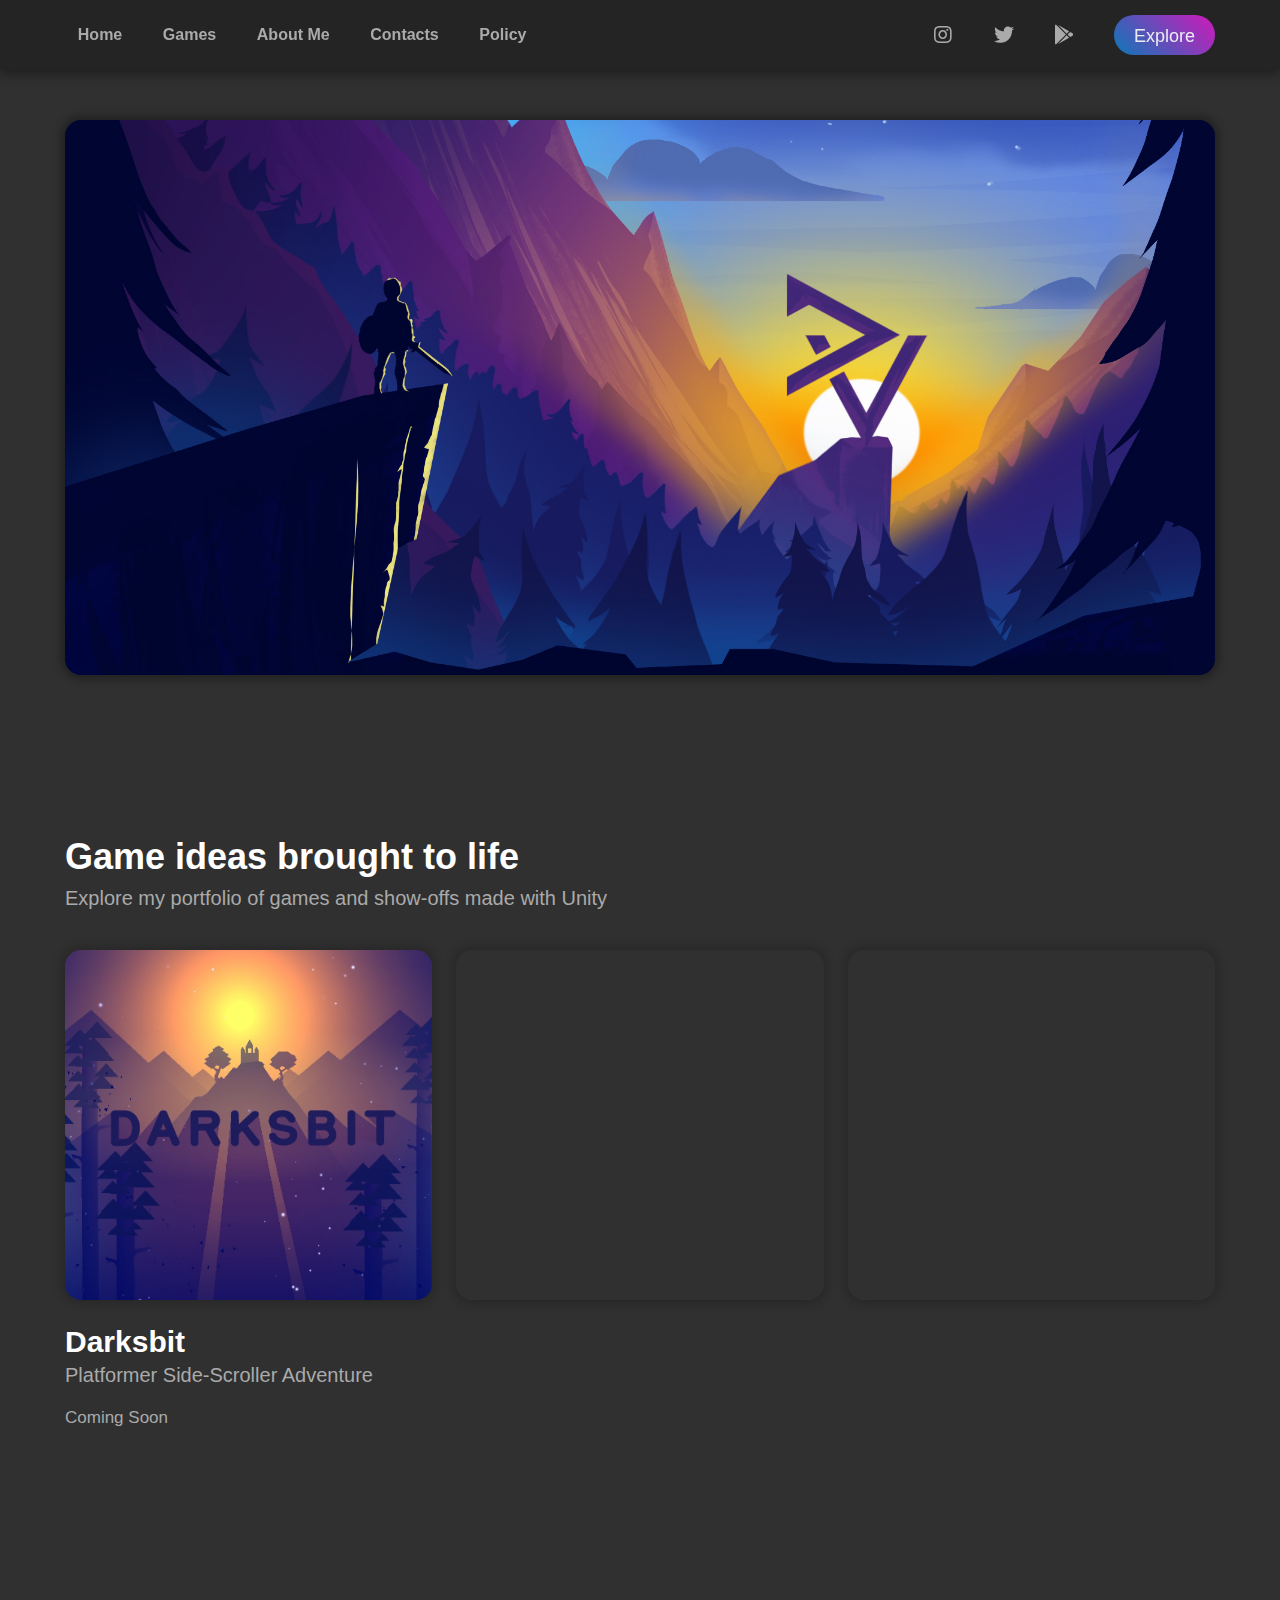
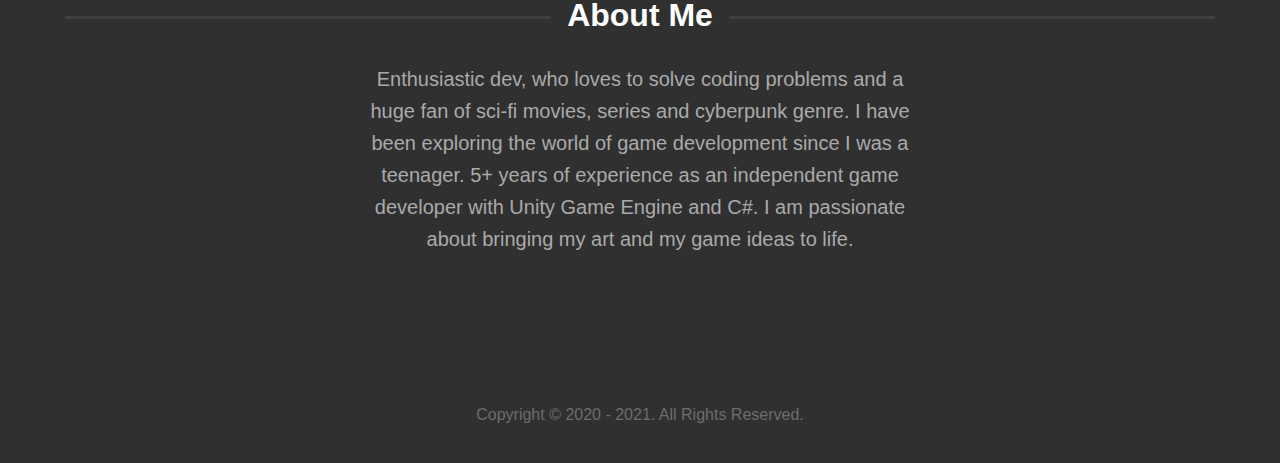
<file: index.html>
<!DOCTYPE html>
<html>
<head>

<meta charset="utf-8">
<meta name="viewport" content="width=device-width, initial-scale=1, shrink-to-fit=no">
<meta name="description" content="Danix2D is an independet video game developer with 5+ years of experience making games with Unity and C#">
<meta name="keywords" content="Unity, indie, mobile, games, development, google play, android, madewithunity">
<meta name="author" content="Danny">
<meta title="Danix2D">
<title>Danix2D</title>

<link rel="canonical" href="https://danix2d.com" />

<link rel="stylesheet" href="css/pageMain.css">
<link rel="stylesheet" href="css/main.css">
<link rel="stylesheet" href="css/bootstrap.min.css">
<link rel="stylesheet" href="https://use.fontawesome.com/releases/v5.15.2/css/all.css">
<link rel="shortcut icon" type="image/x-icon" href="images/logo/siteLogo.png" />
</head>


<header class="fixed-top">
  <div class="wrapCont">

    <nav class="navbar-social">

    </nav>

    
  <nav class="navbar navbar-expand-lg navbar-dark">

    <!-- <img class="logo" src="images/logo/logo.png" alt="DV Logo"> -->

    <button class="navbar-toggler" type="button" data-toggle="collapse" data-target="#navbarCollapse" aria-controls="navbarCollapse" aria-expanded="false" aria-label="Toggle navigation">
      <i class="fa fa-bars"></i>
    </button>

    <div class="collapse navbar-collapse" id="navbarCollapse">
      
      <ul class="navbar-nav">
        <li class="ml-0">
          <a href="#" class="nav-links">Home</a>
        </li>
        <li>
          <a href="#Games" class="nav-links">Games</a>
        </li>
        <li>
          <a href="#About" class="nav-links">About Me</a>
        </li>
        <li>
          <a href="#" class="nav-links">Contacts</a>
        </li>
        <li>
          <a href="#" class="nav-links">Policy</a>
        </li>
      </ul>
      <ul class="main-nav-social" id="">
        <li>
          <a href="#" class="soc-links"><i class="fab fa-instagram"></i></a>
        </li>
        <li>
          <a href="https://twitter.com/danix2d" class="soc-links"><i class="fab fa-twitter"></i></a>
        </li>
        <li>
          <a href="#" class="soc-links"><i class="fab fa-google-play"></i></a>
        </li>
        <li class="games-btn">
          <a href="#Games" class="">Explore</a>
        </li>
      </ul>
    </div>
  </nav>

  </div>

</header>


<body>

  <div class="wrapCont">

      <div class="cover"></div>

  </div>


  <div class="wrapCont">

  <span class="goto" id="Games"></span>

  <div class="Title">
    <h1>Game ideas brought to life</h1>
    <h3 class="">Explore my portfolio of games and show-offs made with Unity</h3>
  </div>

  <div class="wrapper">

    <div class="gameCard">
      <div class="cards">
        <a href="https://danix2d.com/darksbit"><img class="img-cover" src="images/Darksbit/frontCover.jpg" alt="Darksbit Game"></a>
      </div>
      <h1 class="title-cover">Darksbit</h1>
      <div class="description-cover">Platformer Side-Scroller Adventure</div>
      <div class="date-cover">Coming Soon</div>
    </div>

    <div class="cards"></div>
    <div class="cards"></div>
    
  </div>

  <span class="goto" id="About"></span>

  <div class="divider">About Me</div>
  <div class="lead shortDesc">Enthusiastic dev, who loves to solve coding problems and  a huge fan of sci-fi movies, series and cyberpunk genre.
                              I have been exploring the world of game development since I was a teenager. 
                              5+ years of experience as an independent game developer with Unity Game Engine and C#.
                              I am passionate about bringing my art and my game ideas to life.</div>


  <div class="footer">
    <p>Copyright © 2020 - 2021. All Rights Reserved.</p>
  </div>


</div>






<script src="https://code.jquery.com/jquery-3.2.1.slim.min.js"></script>
<script src="js/bootstrap.min.js"></script>


</body>

</html>
</file>
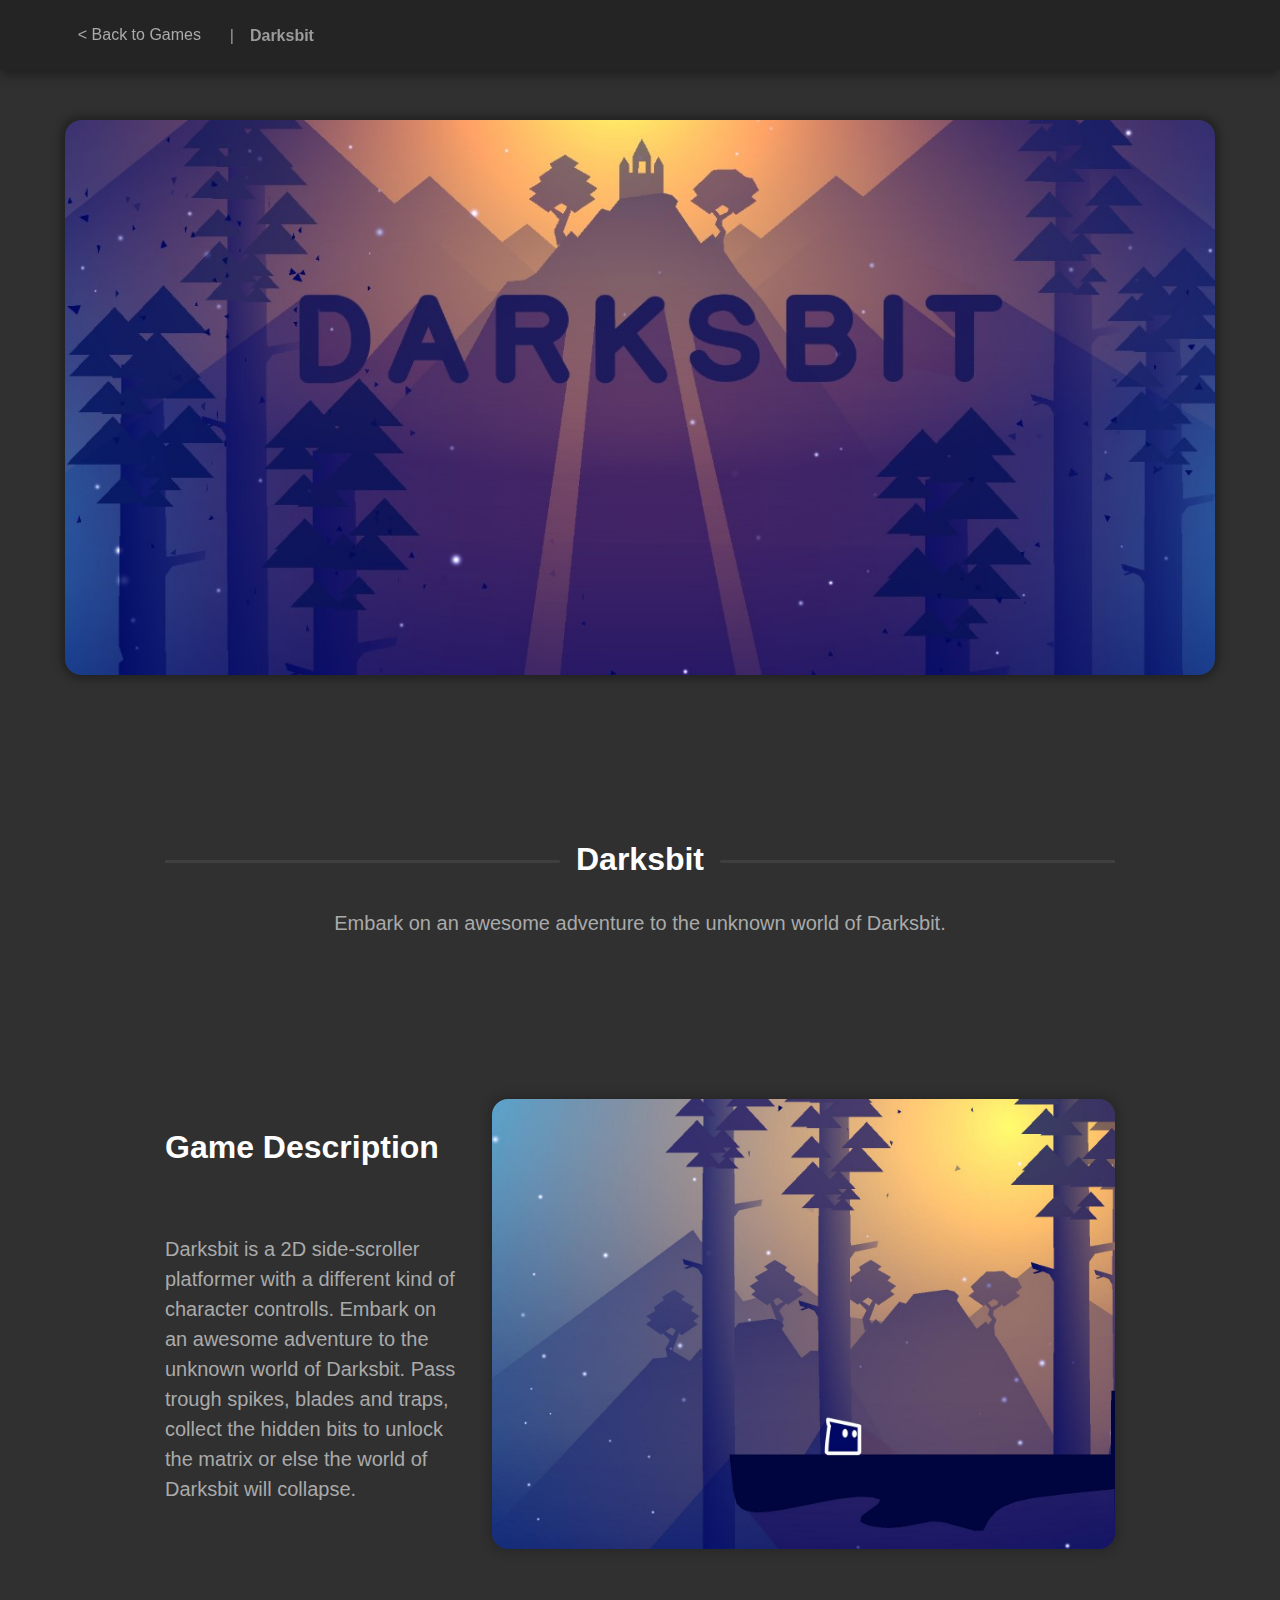
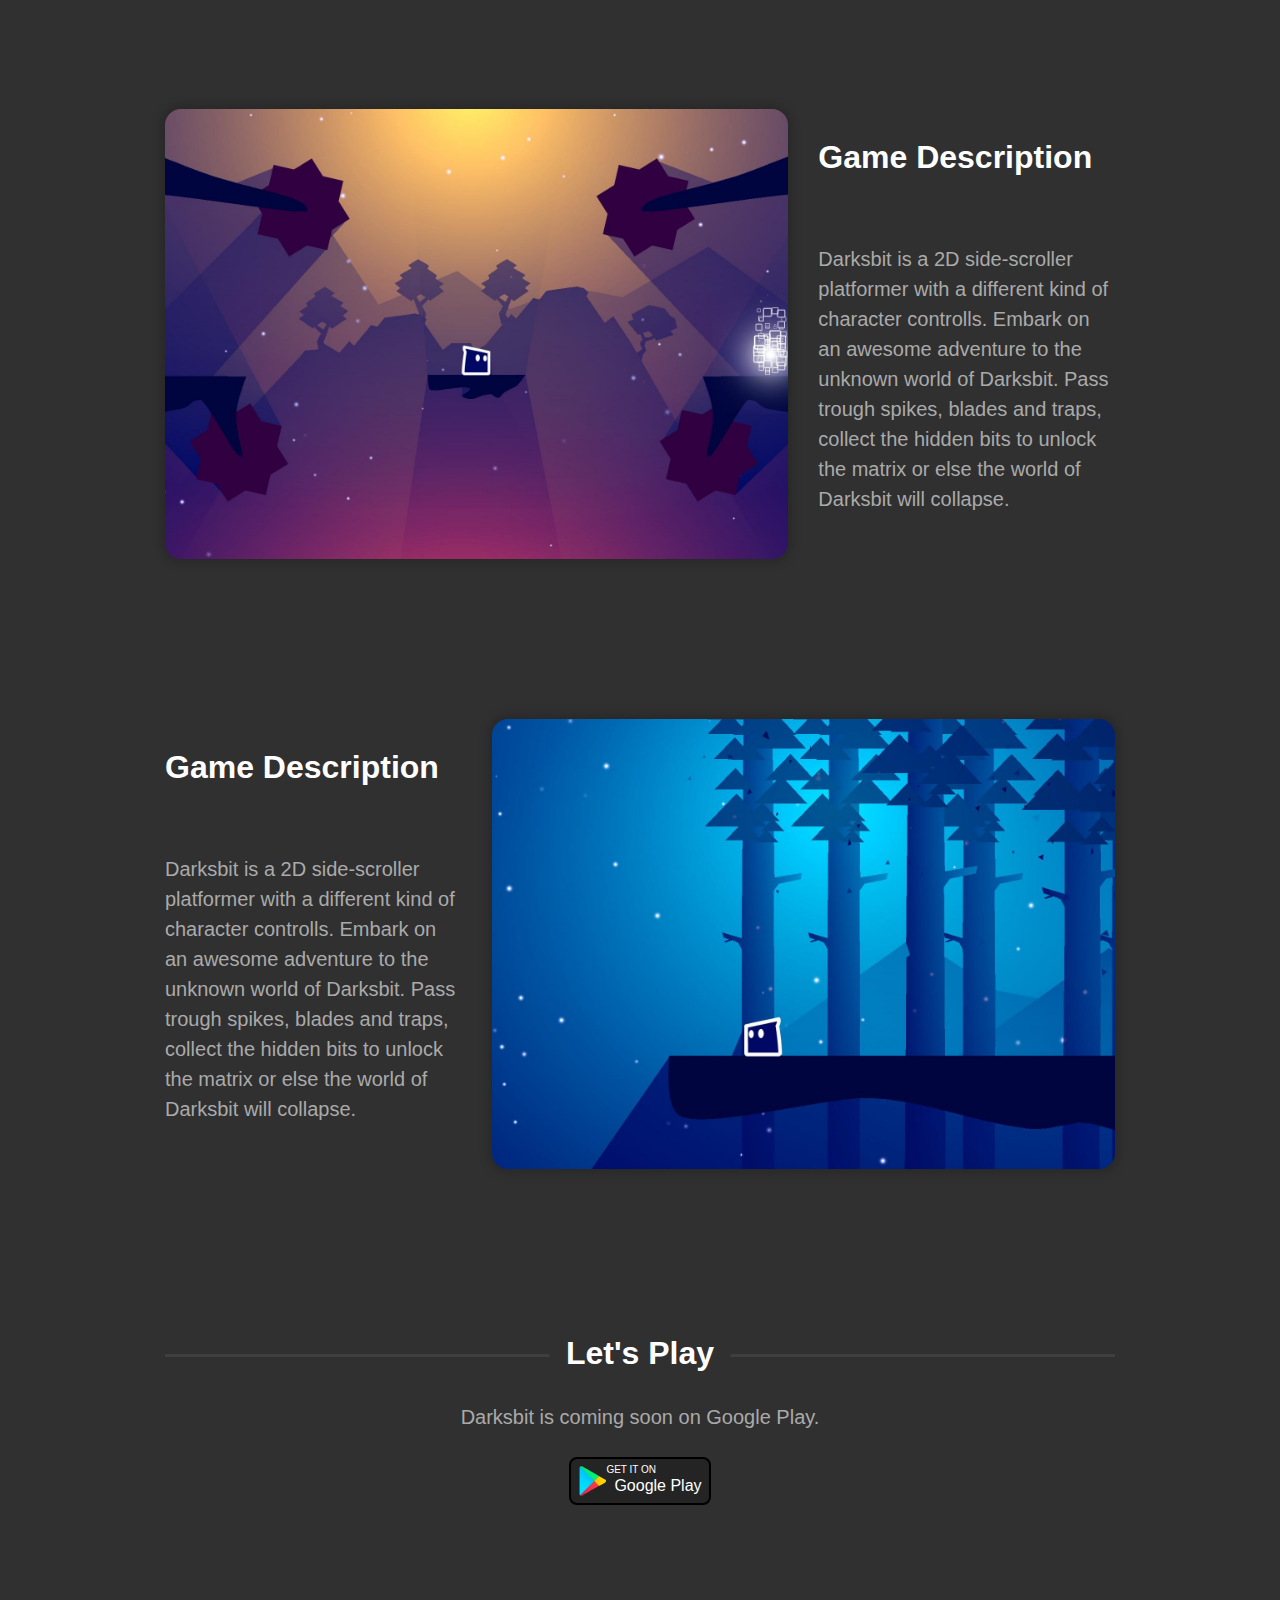
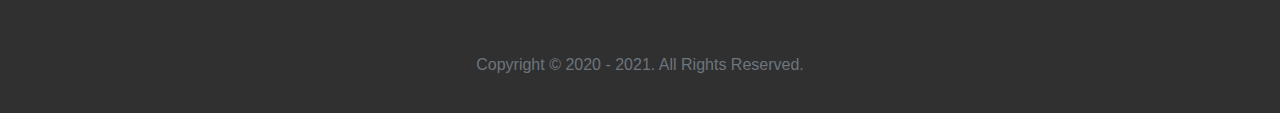
<file: darksbit.html>
<!DOCTYPE html>
<html>
<head>

<meta charset="utf-8">
<meta name="viewport" content="width=device-width, initial-scale=1, shrink-to-fit=no">
<meta name="description" content="Darksbit is a 2D adventure, side-scroller platoformer mobile game made with Unity Game Engine">
<meta name="keywords" content="Unity, indie, mobile, games, development, google play, android, madewithunity, darksbit">
<meta name="author" content="Danny">
<meta title="Darksbit">
<title>Darksbit</title>

<link rel="canonical" href="https://danix2d.com" />

<link rel="stylesheet" href="css/gamePage.css">
<link rel="stylesheet" href="css/main.css">
<link rel="stylesheet" href="css/googleBtn.css">
<link rel="stylesheet" href="css/embla-carousel.css">
<link rel="stylesheet" href="css/bootstrap.min.css">
<link rel="shortcut icon" type="image/x-icon" href="images/logo/siteLogo.png" />
</head>



<header class="fixed-top">
  <div class="wrapCont">
    <div class="pageNav">
      <div class="backBtn">
          <a href="https://danix2d.com/#Games" class="">< Back to Games</a>
      </div>
      <div class="current"><span class="separator">|</span>Darksbit</div>
    </div>
  </div>
</header>


<body>


  <div class="wrapCont">

    <div class="cover">

      <!-- <video controls autoplay muted class="videoCover"><source src="https://cdn.plyr.io/static/demo/View_From_A_Blue_Moon_Trailer-720p.mp4" type="video/mp4" size="720"></video> -->
      <img class="videoCover" src="images/Darksbit/cover.jpg" alt="Darksbit Game">
    </div>
  </div>

    <div class="wrapCont" style="max-width: 950px;">

        <div class="divider">Darksbit</div>

        <div class="lead shortDesc">Embark on an awesome adventure to the unknown world of Darksbit.
          <!-- <div class="btn-cover">
            <a class="btn btn-google" href="#" title="Google Play">Google Play</a>
          </div> -->
        </div>

        <div class="row game-section">
          <div class="col-md-4 screenTxt">
            <h2 class="">Game Description</h2>
            <p class="lead">Darksbit is a 2D side-scroller platformer with a different kind of character controlls. 
              Embark on an awesome adventure to the unknown world of Darksbit. Pass trough spikes, 
              blades and traps, collect the hidden bits to unlock the matrix or else the world of Darksbit will collapse.</p>
          </div>
          <div class="col-md-8">
            <img class="screenImg" src="images/Darksbit/image1.jpg" />
          </div>
        </div>

        <div class="row game-section">
          <div class="col-md-4 screenTxt order-md-2">
            <h2 class="">Game Description</h2>
            <p class="lead">Darksbit is a 2D side-scroller platformer with a different kind of character controlls. 
              Embark on an awesome adventure to the unknown world of Darksbit. Pass trough spikes, 
              blades and traps, collect the hidden bits to unlock the matrix or else the world of Darksbit will collapse.</p>
          </div>
          <div class="col-md-8 order-md-1">
            <img class="screenImg" src="images/Darksbit/image2.jpg" />
          </div>
        </div>

        <div class="row game-section">
          <div class="col-md-4 screenTxt">
            <h2 class="">Game Description</h2>
            <p class="lead">Darksbit is a 2D side-scroller platformer with a different kind of character controlls. 
              Embark on an awesome adventure to the unknown world of Darksbit. Pass trough spikes, 
              blades and traps, collect the hidden bits to unlock the matrix or else the world of Darksbit will collapse.</p>
          </div>
          <div class="col-md-8">
            <img class="screenImg" src="images/Darksbit/image3.jpg" />
          </div>
        </div>


        <div class="divider">Let's Play</div>

        <div class="lead shortDesc">Darksbit is coming soon on Google Play.
          <div class="btn-cover">
            <a class="btn btn-google" href="#" title="Google Play">Google Play</a>
        </div>
        </div>

<!-- 
        <div class="page-carousel">
          <div class="embla">
            <div class="embla__viewport">
              <div class="embla__container">
                <div class="embla__slide">
                  <div class="embla__slide__inner">
                    <img class="embla__slide__img" src="images/Darksbit/cover.png" />
                  </div>
                </div>
                <div class="embla__slide">
                  <div class="embla__slide__inner">
                    <img class="embla__slide__img" src="images/Darksbit/cover.png" />
                  </div>
                </div>
                <div class="embla__slide">
                  <div class="embla__slide__inner">
                    <img class="embla__slide__img" src="images/Darksbit/cover.png" />
                  </div>
                </div>
                <div class="embla__slide">
                  <div class="embla__slide__inner">
                    <img class="embla__slide__img" src="images/Darksbit/cover.png" />
                  </div>
                </div>
              </div>
            </div>
        </div>
        </div> -->
  
    <div class="footer text-secondary">
      <p>Copyright © 2020 - 2021. All Rights Reserved.</p>
    </div>
  </div>




<script src="https://code.jquery.com/jquery-3.2.1.slim.min.js"></script>
<script src="js/bootstrap.min.js"></script>

<!-- <script src="js/embla-carousel.umd.js"></script> -->


<!-- <script>

const wrap = document.querySelector(".embla");
const viewPort = wrap.querySelector(".embla__viewport");
const prevBtn = wrap.querySelector(".embla__button--prev");
const nextBtn = wrap.querySelector(".embla__button--next");
const embla = EmblaCarousel(viewPort, {loop: true, inViewThreshold: 0.95});


</script> -->


</body>

</html>
</file>
<file: css/pageMain.css>
.navbar {
    max-width: 1185px;
    margin: auto;
    position: relative;
    padding-bottom: 0;
    align-items: center;
    height: 70px;
    padding: 0 !important;
  }
  
  .main-nav-social {
    list-style-type: none;
    display: none;
    height: 100%;
  }
  
  .nav-links{
    color: #aaa !important;
    width: 100%;
    height: 100%;
    text-align: center;
    font-weight: 700;
    line-height: 40px;
    padding: 0 0.8rem;
  }

  .soc-links{
    color: #aaa;
    width: 40px;
    height: 40px;
    transition: all 250ms;
  }
  .soc-links:hover{
    color: #aaa;
    background: #303030;
    border-radius: 10rem;
    transition: all 250ms;
  }
  
  .navbar-nav li {
    display: flex;
    justify-content: center;
    align-items: center;
  }
  
  .main-nav-social li {
    display: flex;
    justify-content: center;
    align-items: center;
  }
  
  .main-nav-social > li > a > i{
    padding: 0.6rem;
  }

  .logo {
    width: 70px;
    height: 70px;
  }

  .cover{
    width: 100%;
    height: 555px;
    border-radius: 1rem;
    box-shadow: 0 0 8px 4px #00000050;
    background-color: white;
    background-image: url("../images/cover/landscape.jpg");
    background-size: cover;
    background-position: bottom;
    margin-top: 7.5rem;
  }

  .cards{
    width: 100%;
    height: 350px;
    border-radius: 1rem;
    /* box-shadow: inset 0 0 10px 0px #0000001f; */
    box-shadow: 0 0 10px 4px #0000002b;
    overflow: hidden;
  }

  .wrapper {
    margin: auto;
    margin-top: 1rem;
    margin-bottom: 1rem;
    display: grid;
    grid-template-columns: repeat(3, 1fr);
    gap: 1.5rem;
  }

  .Title {
    margin: auto;
    margin-top: 10rem;
    margin-bottom: 2.5rem;
  }
  .item {
    grid-auto-columns: min-content;
    padding-top: 50px;
  }
  .grid-item-nested {
    display: grid;
    grid-auto-rows: minmax(auto, auto);
  }

  .img-cover{
    object-fit: cover;
    width: 100%;
    height: 100%;
    transform: scale(1);
    transition: all 200ms;
  }

  .img-cover:hover{
    transform: scale(1.15);
    transition: all 200ms;
  }

  .empty-img{
    width: 100%;
    height: 320px;
    border-radius: 10px;
    box-shadow: 0 0 10px 5px #00000033;
  }

  .Title > h3{
      color: #aaa !important;
      font-size: 20px;
  }

  .Title > h1{
    font-size: 36px;
    font-weight: 600;
    color: #fff;
  }

  .title-cover{
    margin-top: 1.5rem;
    margin-bottom: 0;
    font-size: 30px;
    font-weight: 600;
    color: #fff;
  }

  .description-cover{
    color: #aaa !important;
    font-size: 20px;
  }

  .date-cover{
      padding-top: 15px;
      color: #aaa !important;
      font-size: 17px;
  }

  .shortDesc{
    max-width: 550px;
    margin: auto;
    line-height: 1.6;
    text-align: center;
    margin-top: 1.5rem;
  }
  

  @media screen and (max-width: 992px){
    .navbar-toggler {
      display: flex;
      justify-content: center;
      align-items: center;
      position: absolute;
      top: 0;
      right: 0;
      height: 100%;
      padding: 0 25px!important;
      border-radius: 5rem!important;
      border: none !important;
    }
    
    .navbar-toggler i{
      transform: scale(1);
      transition: all 200ms;
      color: #aaa;
    }
    
    .navbar-toggler i:hover{
      transform: scale(1.4);
      transition: all 200ms;
      color: black;
    }
  
    .Title {
      max-width: 600px;
      margin: auto;
      margin-top: 5rem;
      margin-bottom: 2rem;
    }
  
    .wrapper {
      max-width: 600px;
      grid-template-columns: repeat(2, 1fr);
      gap: 2rem;
    }
  
    .cards{
      height: 270px;
    }
  }

  
@media screen and (max-width: 991px) {

  .logo{
    position: absolute;
    z-index: 100;
  }

  header > .wrapCont{
    width: 95%;
  }

  .navbar-social{
    display: none;
  }

  .navbar-nav {
    position: relative;
    top: 70px;
    margin: 0;
    padding: 0;
    width: 100%;
    margin: auto;
    height: calc(100vh - 70px);
  }

  .navbar-nav > li{
    background-color: var(--navColor);
    height: 100%;
    transition: all 250ms;
  }

  .navbar-nav > li:hover {
    background-color: #303030;
    transition: all 250ms;
  }

  .navbar-nav > li > a:hover{
    color: var(--bgColor);
  }

  .nav-links{
    line-height: 8rem;
  }
}

  @media screen and (min-width: 992px) {

  .navbar {
      display: flex;
      justify-content: space-between;
      padding-bottom: 0;
      align-items: center;
  }

  .navbar-social {
    display: flex;
    justify-content: space-between;
    padding-bottom: 0;
    align-items: center;
  }

  .navbar-nav {
      padding: 0;
      margin: 0;
      display: flex;
      flex-direction: row;
  }

  .navbar-collapse{
    justify-content: space-between;
  }

  .main-nav-social {
    padding: 0;
    margin: 0;
    display: flex;
    flex-direction: row;
    justify-content: flex-end;
}

  .navbar-nav li {
    margin-left: 15px;
    transition: all 250ms;
  }

  .navbar-nav li:hover{
    background: #303030;
    border-radius: 10rem;
    transition: all 250ms;
  }

  .main-nav-social li {
    font-size: 20px;
    margin-left: 20px;
  }

  .games-btn{
    padding-left: 20px;
    padding-right: 20px;
    /* background-image: linear-gradient(45deg,#ff5678,#d041ab); */
    background-image: linear-gradient(45deg,#0b78b8,#d119ba);
    border-radius: 5rem;
    height: 40px;
    transition: transform 200ms;
    margin-left: 30px !important;
  }

  .games-btn a{
    width: 100%;
    height: 100%;
    text-align: center;
    line-height: 42px;
  }

  .games-btn:hover{
    transform: scale(1.1)!important;
    transition: transform 200ms;
  }

  .games-btn > a {
    color: rgb(235 235 245);
    /* text-transform: uppercase; */
    font-size: 18px;
    font-weight: 500;
  }

  .games-btn > a:hover {
    color: rgb(235 235 245);
  }

  .logo {
      margin-top: 0;
  }

}

@media only screen and (max-width: 600px) {
  .Title {
    text-align: center;
    margin: 6rem 2rem 3rem 2rem;
  }
  .Title > h3{
    font-size: medium;
  }
  .wrapper {
    max-width: 335px;
    grid-template-columns: repeat(1, 1fr);
    gap: 5rem;
  }
  .cards{
    height: 300px;
  }

  .cover{
    background-position: 75%;
  }
}
</file>
<file: css/main.css>
:root {
  --navColor: #242424;
  --bgColor: rgb(235, 235, 245) !important;
  --navColorDark: #242424;
  --bgColorDark: #303030 !important;
  --shadowDrop: 0 4px 12px rgb(0 0 0 / 40%);
  --shadow: inset 0 0 10px 0px #0000001f;
  --linkHover: #1672c1;

  /* #1b1b2b */
}

* {
	margin: 0;
	padding: 0;
}

html {
  height: 100%;
	scroll-behavior: smooth;
}

body::-webkit-scrollbar {
  width: 0.6rem;
}

body::-webkit-scrollbar-track {
  background: rgb(235, 235, 245, 0);
  box-shadow: inset 0 0 10px 0px #0000002a;
}

body::-webkit-scrollbar-thumb {
  background: rgb(200, 200, 200,0.4);
  border-radius: 5rem;
  box-shadow: inset 0 0 10px 0px #00000027;
}

body{
  background-color: var(--bgColorDark) !important;
  font-family: 'Arial' !important;
}

a{
  text-decoration: none !important;
}

header{
  background-color: var(--navColorDark);
  box-shadow: var(--shadowDrop);
  width: 100%;
  height: 70px;
}

.wrapCont{
  max-width: 1150px;
  width: 90%;
  margin: auto;
}

.goto{
  position: relative;
  top: -6rem;
}

.lead{
  color: #aaa !important;
}


.divider{
  width: 100%;
  color: #fff;
  margin-top: 10rem;
  font-weight: 600;
  font-size: 32px;
}

.divider {
  overflow: hidden;
  text-align: center;
}

.divider:before,
.divider:after {
  background-color: #3f3f3f;
  content: "";
  display: inline-block;
  height: 3px;
  position: relative;
  vertical-align: middle;
  border: ra;
  border-radius: 10rem;
  width: 50%;
}

.divider:before {
  right: 0.5em;
  margin-left: -50%;
}

.divider:after {
  left: 0.5em;
  margin-right: -50%;
}

.footer {
  position: relative;
  bottom: 0;
  width: 100%;
  margin-top: 8rem;
  height: 80px;
  background: rgba(0, 0, 0, 0);
  color: #6d6d6d !important;
  display: flex;
  justify-content: center;
  align-items: center;
  text-align: center;
}
</file>
<file: css/gamePage.css>
html {
  height: 100%;
	scroll-behavior: smooth;
}

.wrapCont{
  max-width: 1150px;
  width: 90%;
  margin: auto;
}

.pageNav{
  display: flex;
  position: relative;
  height: 70px;
  align-items: center;
  justify-content: flex-start;
  flex-direction: row;
}

.backBtn{
  text-align: center;
}

.backBtn {
  padding: 0rem 0.8rem;
  transition: all 250ms;
}

.backBtn:hover{
  background: #303030;
  border-radius: 10rem;
  transition: all 250ms;
}

.backBtn > a{
  line-height: 40px;
  color: #aaa !important;
  display: block;
}

.backBtn > a:hover{
  color: var(--linkHover);
}

.separator{
  margin-left: 1rem;
  margin-right: 1rem;
  font-weight: 100;
}

.current{
  text-align: center;
  line-height: 45px;
  color: rgb(155, 155, 155);
  font-weight: 700;
}

.cover{
  width: 100%;
  height: 555px;
  border-radius: 1rem;
  box-shadow: 0 0 8px 4px #00000050;
  margin-top: 7.5rem;
  overflow: hidden;
}

.videoCover{
  border-radius: 1rem;
  width: 100%;
  height: 100%;
  object-fit: cover;
}

.btn-cover{
  margin-top: 1.5rem;
}

.game-section{
  margin-top: 10rem;
  color: #aaa;
}

.screenImg{
  width: 100%;
  height: 450px;
  border-radius: 1rem;
  object-fit: cover;
  box-shadow: 0 0 10px 4px #0000002b;
}

.screenTxt{
    display: flex;
    flex-direction: column;
    justify-content: space-around;
}

.screenTxt > h2{
  color: #fff;
  font-weight: 600;
}

.shortDesc{
  max-width: 650px;
  margin: auto;
  line-height: 1.6;
  text-align: center;
  margin-top: 1.5rem;
}



/* .grid-flex {
  display: flex;
  gap: 2rem;
  justify-content: space-between
 }

 .coverImg {
  flex: 0 0 30%;
 }

 .description{
    flex: 0 0 50%;
 }

 .coverImg img{
  width: 100%;
  height: 100%;
  object-fit: cover;
  border-radius: 1rem;
 }

 .grid{
  display: -webkit-box;
  display: -webkit-flex;
  display: -ms-flexbox;
  display: flex;
  margin-top: 50px;
 }

 .grid-nested{
  display: grid;
  gap: 4rem;
  grid-template-columns: 1fr 1fr auto;
  flex: 0 0 69%
 }

 .fullDescription{
   grid-column: 1/4;
 }

 .about{
   flex-basis: calc(100%/3);
  -webkit-flex-basis: calc(100%/3);
 }

 .page-carousel{
  margin-top: 5rem;
  } */

  @media only screen and (max-width: 992px) {
    .coverImg{
      flex: 0 0 44%;
    }
    .description{
      display: none;
    }
  }

  @media (max-width: 768px) {
    .grid-flex{
      display: flex;
      justify-content: center;
      flex-direction: column;
      align-items: center;
    }
    .coverImg{
      width: 90%;
    }
    .description{
      width: 80%;
    }
  }
  
  @media (max-width: 600px) {
    .coverImg{
      max-height: 500px;
    }
    .grid{
      display: -webkit-box;
      display: -webkit-flex;
      display: -ms-flexbox;
      display: flex;
      -ms-flex-direction: column;
      margin-top: 51px;
      flex-direction: column;
      gap: 2rem;
      align-items: center;
    }
  }
</file>
<file: css/googleBtn.css>
/* GOOGLE BTN */

a.btn-google{
    color:#fff
  }
  .btn{
    margin:0px;
    font-size:16px;
    border-radius:8px!important;
    text-align:center;
    white-space:nowrap;
    vertical-align:middle;
    -ms-touch-action:manipulation;
    touch-action:manipulation;cursor:pointer;
    -webkit-user-select:none;
    -moz-user-select:none;
    -ms-user-select:none;
    user-select:none;
    border: 1px solid;
    font-weight:500;
    text-decoration:none;
    display:inline-block
  }
  .btn:active:focus,.btn:focus{
    outline:0
  }
  .btn:focus,.btn:hover{
    color:#333;
    text-decoration:none;
    outline:0
  }
  .btn:active{
    outline:0;
    -webkit-box-shadow:inset 0 3px 5px rgba(0,0,0,.125);
    box-shadow:inset 0 3px 5px rgba(172, 127, 127, 0.125)
  }
  .btn-google{
    color:#fff!important;
    background-color: #242424!important;
    border: 2px solid black !important;
    padding:15px 7px 5px 43px !important;
    position:relative;
  }
  .btn-google:focus{
    background-color:#555;
    border-color:#000
  }
  .btn-google:active,.btn-google:hover{
    background-color:rgb(70, 70, 70)!important;
    border-color:#000;
  }
  .btn-google:before{
    content:"";
    background-image: url(../images/gpl.svg);
    background-size:cover;
    background-repeat:no-repeat;
    width:30px;height:30px;
    position:absolute;
    left:6px;
    top:50%;
    margin-top:-15px
  }
  .btn-google:after{
    content:"GET IT ON";
    position:absolute;
    top:3px;
    left:35px;
    font-size:10px;
    font-weight:400
  }
</file>
<file: css/embla-carousel.css>
.embla {
  position: relative;
  max-width: 100%;
}

.embla__viewport {
  overflow: hidden;
  width: 100%;
}

.embla__viewport.is-draggable {
  cursor: move;
  cursor: grab;
}

.embla__viewport.is-dragging {
  cursor: grabbing;
}

.embla__container {
  display: flex;
  user-select: none;
  -webkit-touch-callout: none;
  -khtml-user-select: none;
  -webkit-tap-highlight-color: transparent;
}

.embla__slide {
  position: relative;
  min-width: 60%;
}

.embla__slide__inner {
  overflow: hidden;
  position: relative;
  /* height: 500px; */
  transform: scale(0.8);
  transition: all 150ms ease-in-out;
  background: black;
  /* box-shadow: 0 0 10px 5px #0d052f40; */
  border-radius: 1rem;
}
.is-selected .embla__slide__inner{
  transform: scale(0.95);
  transition: all 150ms ease-in-out;
}

.is-selected .embla__slide__inner .embla__slide__img{
  transition: all 150ms ease-in-out;
  opacity: 1;
}
.is-selected .embla__slide__inner .embla__slide__video{
  transition: all 150ms ease-in-out;
  opacity: 1;
}

.embla__slide__img {
  width: 100%;
  object-fit: cover;
  height: 100%;
  opacity: 0.5;
}

.embla__slide__video {
  width: 100%;
  height: 100%;
  object-fit: cover;
  opacity: 0.5;
}

@media (max-width: 1050px) {
    .embla__slide {
        flex: 0 0 80%;
        padding-left: 0;
        padding-right: 0;
    }
}

@media only screen and (max-width: 992px) {

}

@media (max-width: 768px) {
    .embla__slide {
        flex: 0 0 100%;
        padding-left: 0;
        padding-right: 0;
    }
}

@media (max-width: 600px) {
    .embla__slide__inner {
        height: 350px;
    }
}
</file>
